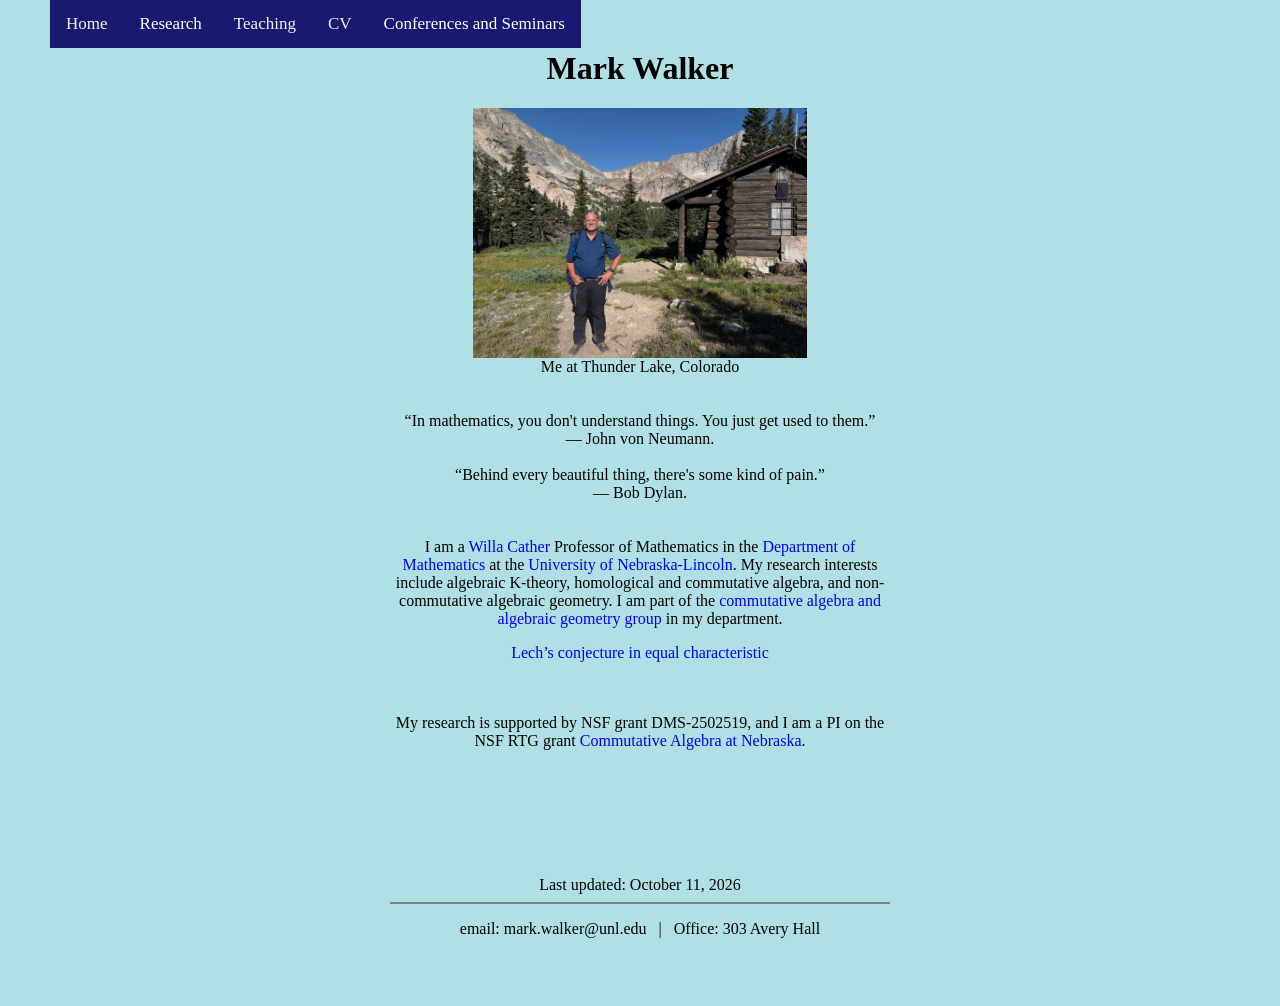
<file: index.html>
<HTML>



<body style="background-color:powderblue;">

<body topmargin="50">
<body leftmargin="50">


<meta name="viewport" content="width=device-width, initial-scale=1.0">
<link rel="stylesheet" type="text/css" href="style.css">


<div class="topnav" id="myTopnav">
  <a href="index.html">Home</a>
  <div class="dropdown"><button class="dropbtn">Research<i class="fa fa-caret-down"></i></button>
    <div class="dropdown-content">
    </div>
  </div> 
  <a href="teaching.html">Teaching</a>
<a href=MarkWalker-Public-CV-February-2025.pdf>CV</a> 
  <div class="dropdown"><button class="dropbtn">Conferences and Seminars<i class="fa fa-caret-down"></i></button>
    <div class="dropdown-content">
      <a href=https://nebraskacommalg.github.io/RTG/seminar.html>UNL
      Commutative Algebra Seminar</a>
      <a href=https://nebraskacommalg.github.io/RTG/RTGSeminar> RTG Seminar</a>
      
      </div>
 </div> 
 <a href="javascript:void(0);" class="icon" onclick="myFunction()">&#9776;</a>
</div>

<script>
/* Toggle between adding and removing the "responsive" class to topnav when the user clicks on the icon */
function myFunction() {
  var x = document.getElementById("myTopnav");
  if (x.className === "topnav") {
    x.className += " responsive";
  } else {
    x.className = "topnav";
  }
}
</script>


<head>

        <TITLE>
            Mark Walker | Home
        </TITLE>
       

   </HEAD>
    
 

       <H1><center>
            Mark Walker</center>
        </H1>
<center>
<td align=center>
  <picture>
<figure style="text-align:center; margin: 0;">
  <img src="Thunder.jpeg" alt="Me at Thunder Lake, Colorado" style="height:250px;">
  <figcaption>Me at Thunder Lake, Colorado</figcaption>
</figure>
 </picture>
</td>




<br><br>

<div align="justify"> 
  <center>
  

<!-- Between the idea <br>  And the reality <br> Between the motion <br>
  And the act <br>   Falls the Shadow
  <br>
  <br>
  From <i> The Hollow Men  </i> by T. S. Elliot
  -->

<!-- When you are old and grey and full of sleep, <br>
And nodding by the fire, take down this book, <br>
And slowly read, and dream of the soft look <br>
Your eyes had once, and of their shadows deep <br>
  <br>

   From <i> When you are old </i> by William Butler Yeats
  -->

&ldquo;In mathematics, you don't understand things. You just get used to them.&rdquo;<br>
  &mdash; John von Neumann.

  <br><br>

  &ldquo;Behind every beautiful thing, there's some kind of pain.&rdquo;<br>
  &mdash; Bob Dylan.


  
</div>

<br><br>




<div class="wii">
 <!-- I am Mark Walker (first name is pronounced just like "mark" as in "mark the spot" and last name is pronounced just like "walker" as in "one who walks"),
  and -->
	I am a 
<a href=https://en.wikipedia.org/wiki/Willa_Cather>Willa Cather</a> Professor of Mathematics in the
  <a href=https://math.unl.edu>Department of Mathematics</a> at the <a href=https://www.unl.edu>University of Nebraska-Lincoln</a>.
  My research interests include algebraic K-theory, homological and commutative algebra, and non-commutative algebraic geometry.
  I am part of the <a href=https://math.unl.edu/commutative-algebra-and-algebraic-geometry>commutative algebra and algebraic geometry group</a> in my department.

<p><a href="Lech.html">Lech’s conjecture in equal characteristic</a></p>
  
<br><br>


My research is supported by NSF grant DMS-2502519, and I am a PI on the NSF RTG grant 
<a href=https://nebraskacommalg.github.io/RTG/>Commutative Algebra at Nebraska</a>.







<br><br>




<br><br>




<br><br><br><br>

Last updated: October 11, 2026
<br>
<hr color=#808080>
<p class="caption"><center>
	email:  mark.walker&#64;unl.edu &nbsp; | &nbsp; Office: 303 Avery Hall
  </center>
  <br>

</ body>
</file>
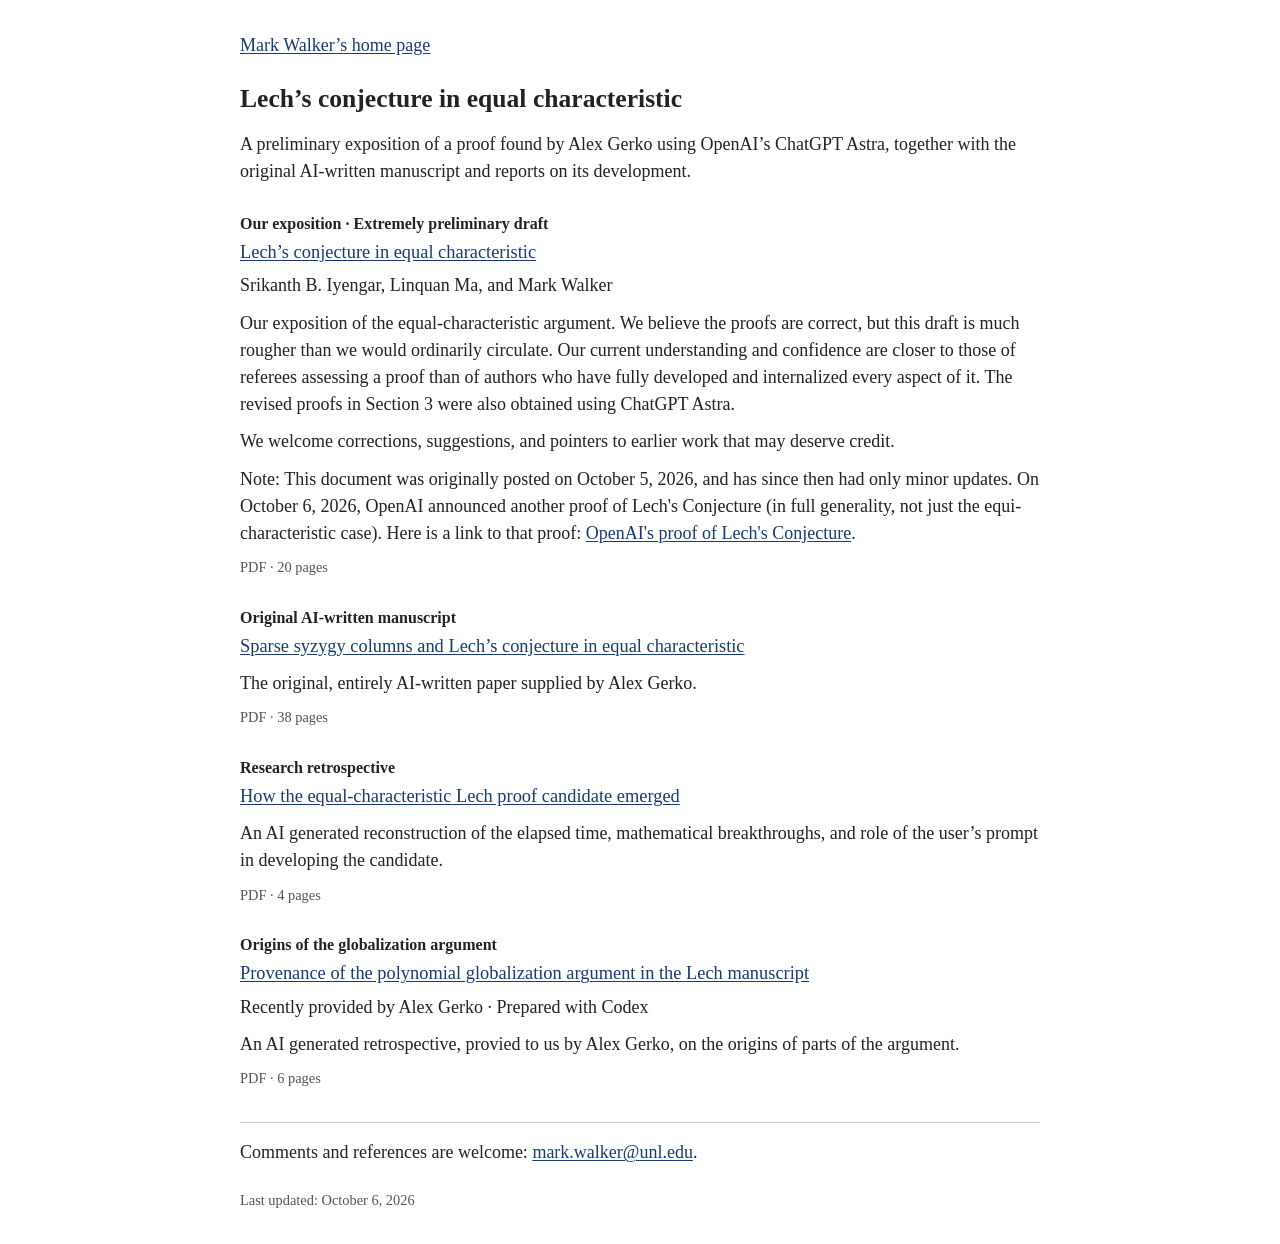
<file: Lech.html>
<!DOCTYPE html>
<html lang="en">
<head>
  <meta charset="utf-8">
  <meta name="viewport" content="width=device-width, initial-scale=1.0">
  <title>Lech’s conjecture in equal characteristic | Mark Walker</title>
  <style>
    body {
      max-width: 50rem;
      margin: 2rem auto;
      padding: 0 1.25rem;
      color: #222;
      background: white;
      font: 18px/1.5 Georgia, "Times New Roman", serif;
      text-align: left;
    }
    a { color: #183b73; text-decoration: underline; text-underline-offset: 0.12em; }
    a:visited { color: #59406b; }
    h1 { font-size: 1.6rem; line-height: 1.25; margin: 1.5rem 0 1rem; }
    h2 { font-size: 1.15rem; line-height: 1.4; margin: 0.25rem 0 0.4rem; font-weight: normal; }
    p { margin: 0.65rem 0; }
    article { margin-top: 1.7rem; }
    .paper-label { margin-bottom: 0.2rem; font-weight: bold; font-size: 1rem; }
    .byline { margin-top: 0.25rem; }
    .file-meta { color: #555; font-size: 0.9rem; margin-top: 0.35rem; }
    .feedback-note { border-top: 1px solid #ccc; padding-top: 1rem; margin-top: 2rem; }
    footer { color: #555; font-size: 0.9rem; margin-top: 1.5rem; }
    @media (max-width: 600px) {
      body { margin-top: 1rem; font-size: 17px; }
      h1 { font-size: 1.4rem; }
    }
  </style>
</head>
<body>
  <nav aria-label="Home"><a href="index.html">Mark Walker’s home page</a></nav>
  <main>
    <section class="research-feature" id="lech-conjecture" aria-labelledby="lech-heading">
      <header class="feature-header">
        <h1 id="lech-heading">Lech’s conjecture in equal characteristic</h1>
        <p>A preliminary exposition of a proof found by Alex Gerko using OpenAI’s ChatGPT Astra, together with the original AI-written manuscript and reports on its development.</p>
      </header>

      <article class="paper primary-paper" aria-labelledby="imw-title">
        <p class="paper-label">Our exposition · Extremely preliminary draft</p>
        <h2 id="imw-title"><a href="LengthConjecture.Oct.6.pdf">Lech’s conjecture in equal characteristic</a></h2>
        <p class="byline">Srikanth B. Iyengar, Linquan Ma, and Mark Walker</p>
        <p>Our exposition of the equal-characteristic argument. We
        believe the proofs are correct, but this draft is much rougher
than we would ordinarily circulate.
Our current understanding and confidence are closer to those of
        referees assessing a proof than of authors who have fully
developed and internalized every aspect of it.
The revised proofs in Section 3 were also obtained using ChatGPT Astra.</p>
        <p>We welcome corrections, suggestions, and pointers to earlier work that may deserve credit.</p>
        <p>Note: This document was originally posted on October 5, 2026, and has since then had only minor updates. On October 6, 2026, OpenAI announced another proof of Lech's Conjecture (in full generality, not just the equi-characteristic case). Here is a link to that proof: <a href="https://github.com/openai/math/blob/main/preprints/Lechs-multiplicity-conjecture-September-23-2026/paper.pdf">OpenAI's proof of Lech's Conjecture</a>.</p>
        <p class="file-meta">PDF · 20 pages</p>
      </article>

      <div class="companion-papers">
        <article class="paper" aria-labelledby="original-title">
          <p class="paper-label">Original AI-written manuscript</p>
          <h2 id="original-title"><a href="lech_equal_characteristic_v4.pdf">Sparse syzygy columns and Lech’s conjecture in equal characteristic</a></h2>
          <p>The original, entirely AI-written paper supplied by Alex Gerko. </p>
          <p class="file-meta">PDF · 38 pages</p>
        </article>

        <article class="paper" aria-labelledby="timeline-title">
          <p class="paper-label">Research retrospective</p>
          <h2 id="timeline-title"><a href="lech_equal_characteristic_proof_timeline.pdf">How the equal-characteristic Lech proof candidate emerged</a></h2>
          <p>An AI generated reconstruction of the elapsed time, mathematical breakthroughs, and role of the user’s prompt in developing the candidate. </p>
          <p class="file-meta">PDF · 4 pages</p>
        </article>
        <article class="paper provenance-paper" aria-labelledby="provenance-title">
          <p class="paper-label">Origins of the globalization argument</p>
          <h2 id="provenance-title"><a href="lech_globalization_idea_provenance.pdf">Provenance of the polynomial globalization argument in the Lech manuscript</a></h2>
          <p class="byline">Recently provided by Alex Gerko · Prepared with Codex</p>
          <p>An AI generated retrospective, provied to us by Alex
          Gerko,  on the origins of parts of
	the argument.
	</p>
          <p class="file-meta">PDF · 6 pages</p>
        </article>
      </div>
      <p class="feedback-note">Comments and references are welcome: <a href="mailto:mark.walker@unl.edu">mark.walker@unl.edu</a>.</p>
    </section>
  </main>
  <footer>Last updated: October 6, 2026</footer>
</body>
</html>
</file>
<file: style.css>
/* Add a black background color to the top navigation */
.topnav {
  background-color: #191970;
  position: fixed;
  top: 0;
}

/* Style the links inside the navigation bar */
.topnav a {
  float: left;
  display: block;
  color: #f2f2f2;
  text-align: center;
  padding: 14px 16px;
  text-decoration: none;
  font-size: 17px;
}

/* Add an active class to highlight the current page */
.active {
  background-color: #48D1CC;
  color: white;
}

/* Hide the link that should open and close the topnav on small screens */
.topnav .icon {
  display: none;
}

/* Dropdown container - needed to position the dropdown content */
.dropdown {
  float: left;
  overflow: hidden;
}

/* Style the dropdown button to fit inside the topnav */
.dropdown .dropbtn {
  font-size: 17px; 
  border: none;
  outline: none;
  color: white;
  padding: 14px 16px;
  background-color: inherit;
  font-family: inherit;
  margin: 0;
}

/* Style the dropdown content (hidden by default) */
.dropdown-content {
  display: none;
  position: absolute;
  background-color: #191970;
  min-width: 160px;
  box-shadow: 0px 8px 16px 0px rgba(0,0,0,0.2);
  z-index: 1;
}

/* Style the links inside the dropdown */
.dropdown-content a {
  float: none;
  color: white;
  padding: 12px 16px;
  text-decoration: none;
  display: block;
  text-align: left;
}

/* Add a dark background on topnav links and the dropdown button on hover */
.topnav a:hover, .dropdown:hover .dropbtn {
  background-color: #48D1CC;
  color: white;
}

/* Add a background to dropdown links on hover */
.dropdown-content a:hover {
  background-color: #48D1CC;
  color: white;
}

/* Show the dropdown menu when the user moves the mouse over the dropdown button */
.dropdown:hover .dropdown-content {
  display: block;
}

/* When the screen is less than 600 pixels wide, hide all links, except for the first one ("Home"). Show the link that contains should open and close the topnav (.icon) */
@media screen and (max-width: 600px) {
  .topnav a:not(:first-child), .dropdown .dropbtn {
    display: none;
  }
  .topnav a.icon {
    float: right;
    display: block;
  }
}

/* The "responsive" class is added to the topnav with JavaScript when the user clicks on the icon. This class makes the topnav look good on small screens (display the links vertically instead of horizontally) */
@media screen and (max-width: 600px) {
  .topnav.responsive {position: relative;}
  .topnav.responsive a.icon {
    position: absolute;
    right: 0;
    top: 0;
  }
  .topnav.responsive a {
    float: none;
    display: block;
    text-align: left;
  }
  .topnav.responsive .dropdown {float: none;}
  .topnav.responsive .dropdown-content {position: relative;}
  .topnav.responsive .dropdown .dropbtn {
    display: block;
    width: 100%;
    text-align: left;
  }
}


.textstyle {
    background-color: #191970; /* Changing background color */
    color: white;
    font-weight: bold; /* Making font bold */
    border-radius: 10px; /* Making border radius */
    width: 30px; /* Making auto-sizable width */
    height: auto; /* Making auto-sizable height */
    padding: 5px 35px 5px 10px; /* Making space around letters */
    /* font-size: 18px; /* Changing font size */
}

.arxiv {
    text-decoration:none;
    background-color: #191970; /* Changing background color */
    color: white;
    font-weight: bold; /* Making font bold */
    border-radius: 10px; /* Making border radius */
    width: 44px; /* Making auto-sizable width */
    height: 20px; /* Making auto-sizable height */
    padding: 5px 5px 3px 10px; /* Making space around letters */
    /* font-size: 18px; /* Changing font size */
}

.video {
    text-decoration:none;
    background-color: #191970; /* Changing background color */
    color: white;
    font-weight: bold; /* Making font bold */
    border-radius: 10px; /* Making border radius */
    width: 40px; /* Making auto-sizable width */
    height: 18px; /* Making auto-sizable height */
    padding: 3px 3px 3px 10px; /* Making space around letters */
    /* font-size: 14px; /* Changing font size */
}


.journalversion {
    text-decoration:none;
    background-color: #191970; /* Changing background color */
    color: white;
    font-weight: bold; /* Making font bold */
    border-radius: 10px; /* Making border radius */
    width: 55px; /* Making auto-sizable width */
    height: 20px; /* Making auto-sizable height */
    padding: 5px 5px 5px 10px; /* Making space around letters */
    /* font-size: 18px; /* Changing font size */
}

.flex-container {
    display: flex;
}

.flex-child {
    flex: 1;
    border: 2px solid yellow;
}  

.flex-child:first-child {
    margin-right: 20px;
} 

a {
    text-decoration:none;
}

details > summary {
  list-style: none;
}

details > summary::-webkit-details-marker {
  display: none;
}



.wii {	
	width: 500px;
}


.column1 {
  float: left;
  width: 45%;
  padding: 5px;
}

.column2 {
  float: left;
  width: 40%;
  padding: 5px;
}


/* Clear floats after image containers */
.row::after {
  content: "";
  clear: both;
  display: table;
}



@media screen and (max-width: 600px) {
	.wii {
		width: 100%;
		text-align: justify;	
		align-items: center;
}

	.column1 {
  		width: 100%;
}

	.column2 {
  		width: 100%;
}
}

#navcontainer ul
{
margin: 0;
padding: 0;
}

#navcontainer ol
{
margin: 0;
padding: 0;
}


div.horizontalgap {
  float: left;
  overflow: hidden;
  height: 1px;
  width: 0px;
}



.talks1 {
  width: 45%;
  vertical-align:middle;
}

.talks2 {
  width: 45%;
  margin-right: 30px;
  padding: 30px;
  align-items: center;
  text-align: justify;
  vertical-align:middle;
}



.talks {
	margin:auto;
  	text-align:center;
  	vertical-align:middle;
   	display: flex;
    	align-items: center;
	width: 1400;
}


.map-responsive{
    overflow:hidden;
    padding-bottom:56.25%;
    position:relative;
    height:0;
}
.map-responsive iframe{
    left:0;
    top:0;
    height:100%;
    width:100%;
    position:absolute;
}




.teaching {
	width: 600px;
	align-content: left;
  	align-items: center;
	align-text: center;
	margin: 0 auto;
}
</file>
